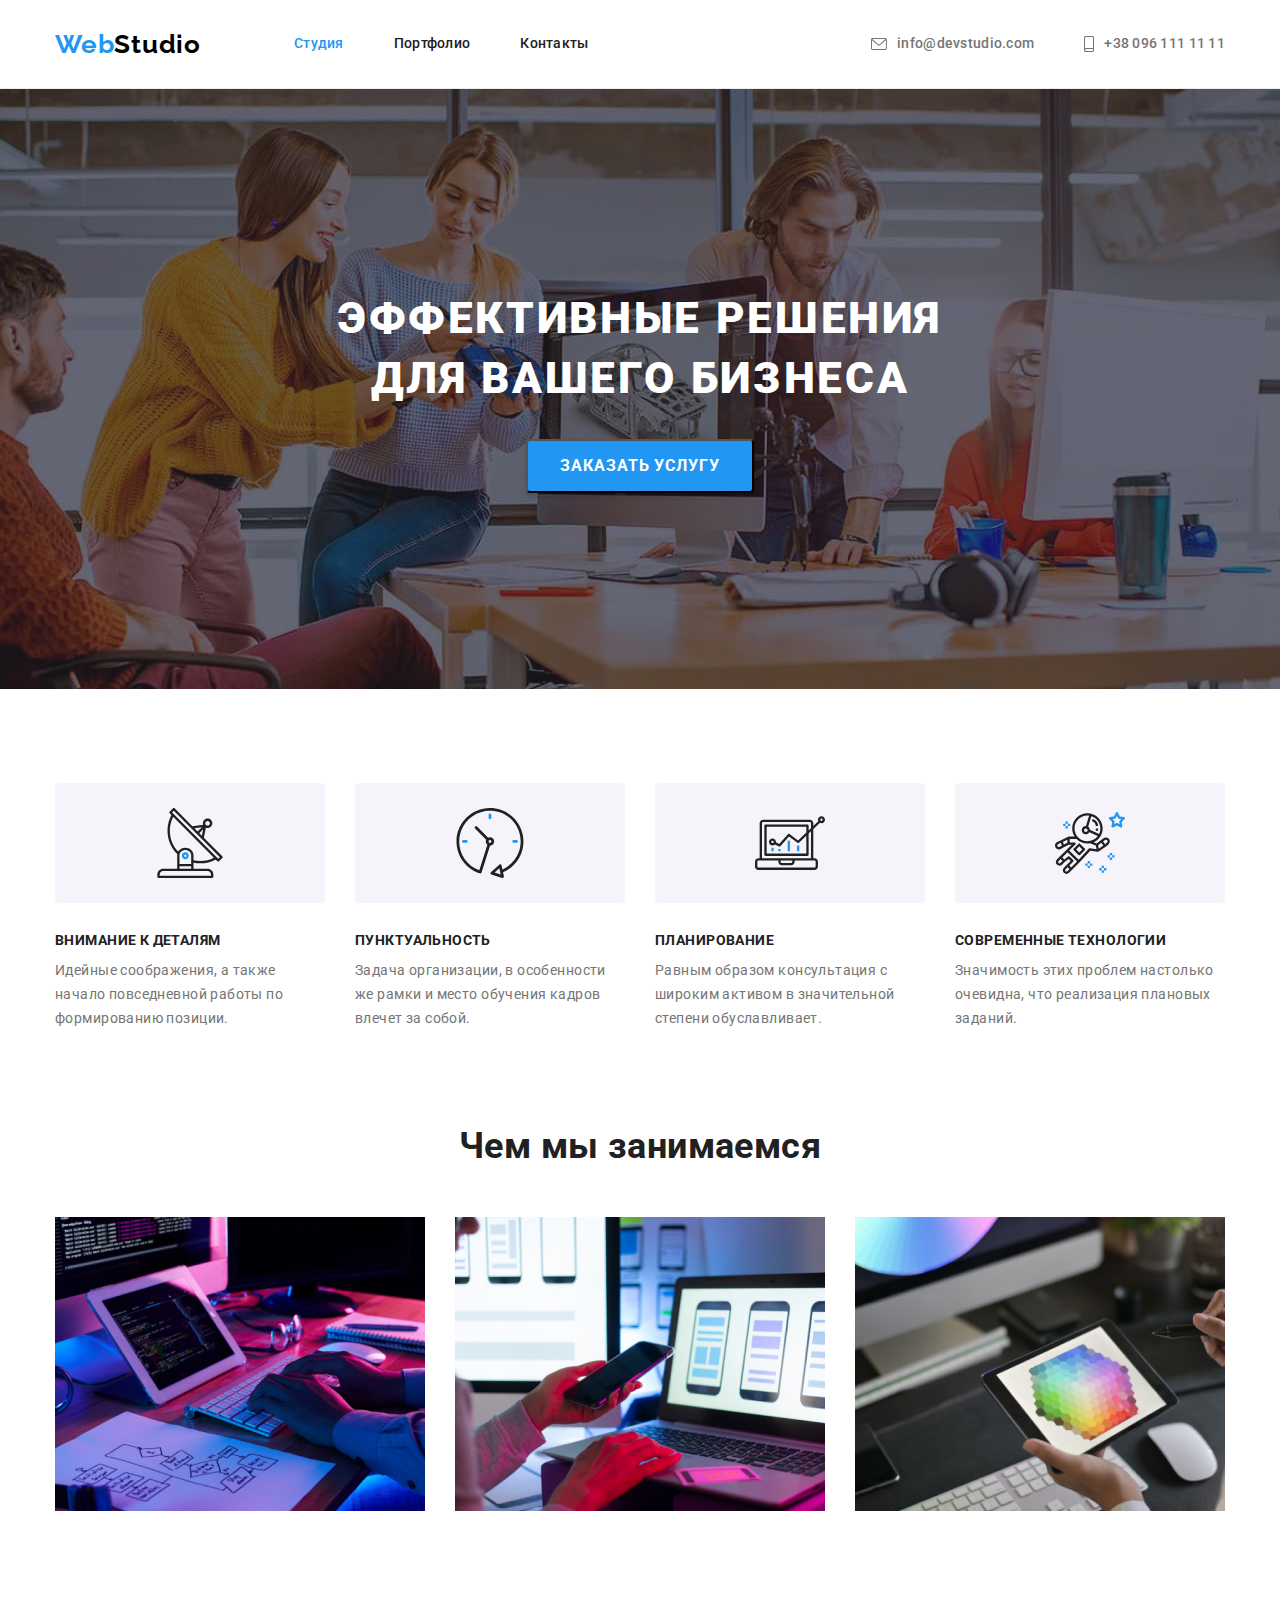
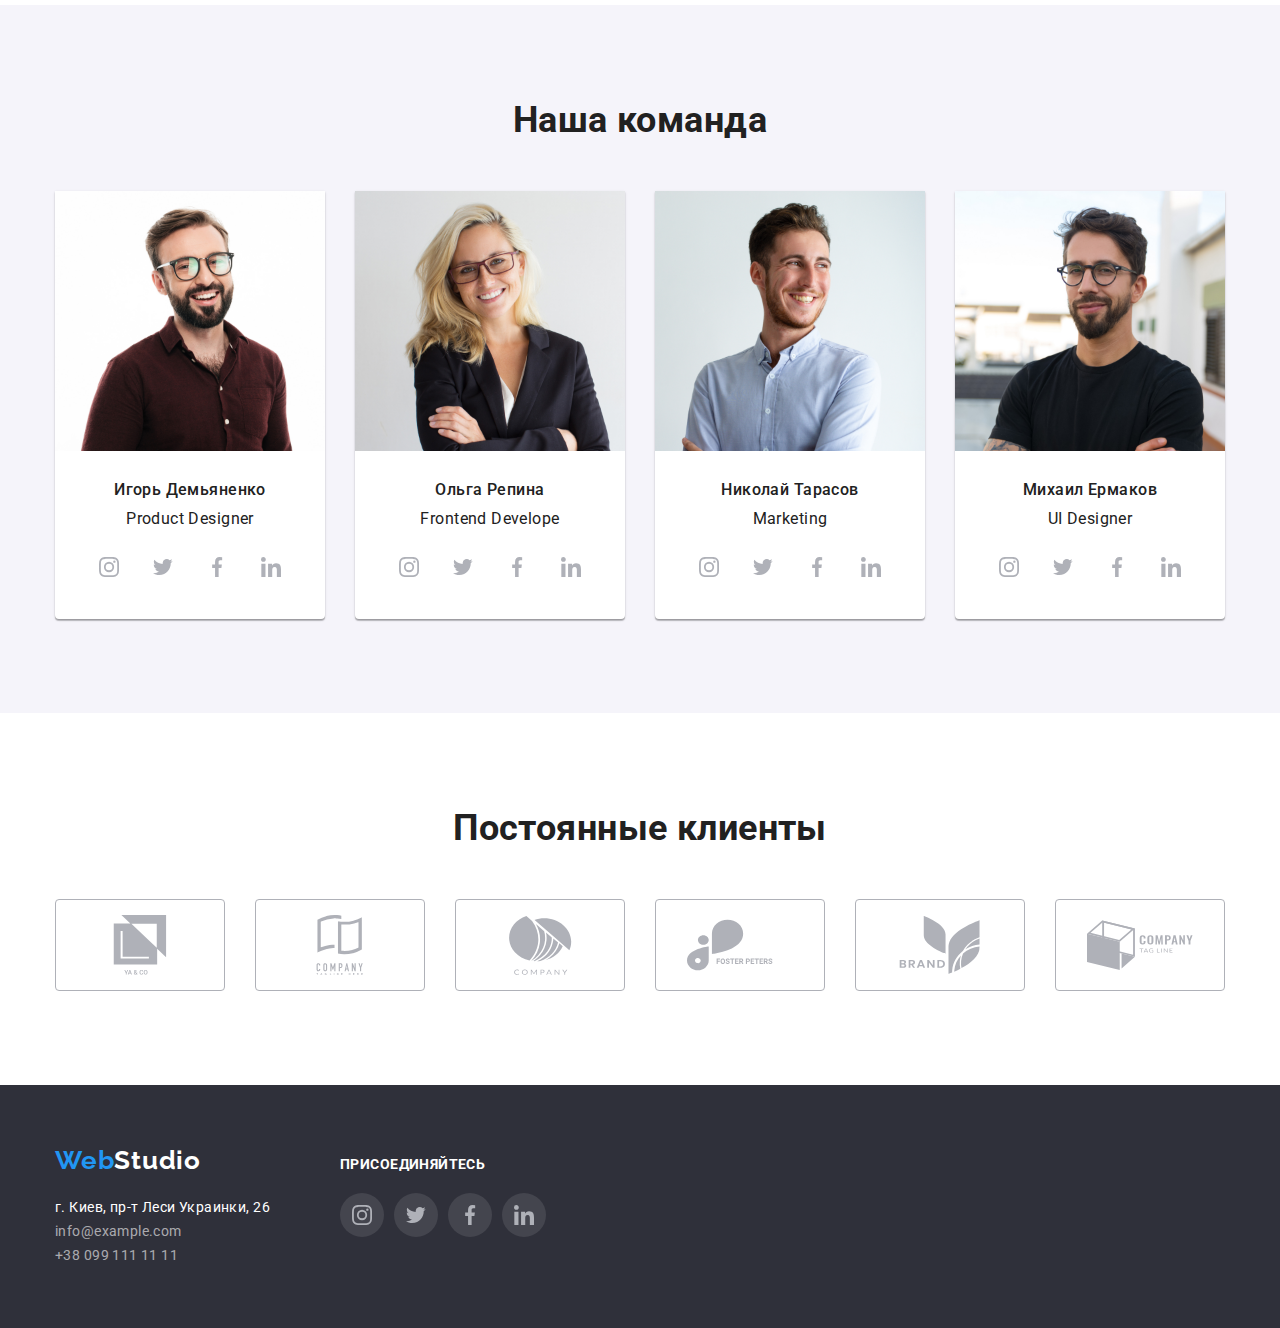
<file: index.html>
<!DOCTYPE html>
<html lang="ru">

<head>
    <meta charset="UTF-8">
    <meta http-equiv="X-UA-Compatible" content="IE=edge">
    <meta name="viewport" content="width=device-width, initial-scale=1.0">
    <title>Студия</title>
    <link rel="preconnect" href="https://fonts.googleapis.com">
    <link rel="preconnect" href="https://fonts.gstatic.com" crossorigin>
    <link rel="preconnect" href="https://fonts.googleapis.com">
    <link rel="preconnect" href="https://fonts.gstatic.com" crossorigin>
    <link href="https://fonts.googleapis.com/css2?family=Raleway:wght@700&family=Roboto:wght@400;500;700;900&display=swap"
        rel="stylesheet">
        <link rel="stylesheet" href="https://cdnjs.cloudflare.com/ajax/libs/modern-normalize/1.1.0/modern-normalize.min.css">
    <link rel="stylesheet" href="./css/styles.css">
</head>

<body>
    <!--Шапка сайта-->
    <header class="page-header">
     <div class="container header-container">
        <a href="" class="logo">Web<span class="logo-studio">Studio</span></a>
        <nav>
            <ul class="site-nav">
                <li class="header-item"><a href="" class="link current">Студия</a></li>
                <li class="header-item"><a href="./portfolio.html" class="link">Портфолио</a></li>
                <li class="header-item"><a href="" class="link">Контакты</a></li>
            </ul>
        </nav>
        <ul class="auth-nav">
            <li class="header-item"><a href="mailto:info@devstudio.com" class="link">
                <svg class="icon-envelop" width="16" height="12">
                <use href="./images/icons.svg#icon-envelope"></use></svg>
                info@devstudio.com</a></li>
            <li class="header-item"><a href="tel:+380961111111" class="link">
                <svg class="icon-smart" width="10" height="16">
                    <use href="./images/icons.svg#icon-smartphone"></use></svg>
                +38 096 111 11 11</a></li>
        </ul>
        </div> 
    </header>
    <main>
        <!--Головна картинка-->
        <section class="hero">
            <div class="container">
            <h1 class="hero-title">Эффективные решения для вашего бизнеса</h1>
            <button type="button" class="button primary">Заказать услугу</button>
            </div>
        </section>

        <!--Особливості-->
         <section class="section">
            <div class="container">
            <h2 class="section-title visually-hidden">Особенности</h2>
            <ul class="feature-items">
                <li class="feature-content">
                    <div class="icons-item">
                    <svg class="feature-icon" width="65" height="70">
                        <use href="./images/icons.svg#icon-antenna-1"></use>
                    </svg>
                    </div>
                    <h3 class="title">Внимание к деталям</h3>
                    <p>Идейные соображения, а также начало повседневной работы по формированию позиции.</p>
                </li>

                <li class="feature-content">
                    <div class="icons-item">
                    <svg class="feature-icon" width="67" height="70">
                        <use href="./images/icons.svg#icon-clock"></use>
                    </svg>
                    </div>
                    <h3 class="title">Пунктуальность</h3>
                    <p>Задача организации, в особенности же рамки и место обучения кадров влечет за собой.</p>
                </li>

                <li class="feature-content">
                    <div class="icons-item">
                    <svg class="feature-icon" width="70" height="54">
                        <use href="./images/icons.svg#icon-diagramma"></use>
                    </svg>
                    </div>
                    <h3 class="title">Планирование</h3>
                    <p>Равным образом консультация с широким активом в значительной степени обуславливает.</p>
                </li>

                <li class="feature-content">
                    <div class="icons-item">
                    <svg class="feature-icon" width="55" height="60">
                        <use href="./images/icons.svg#icon-astronaut"></use>
                    </svg>
                    </div>
                    <h3 class="title">Современные технологии</h3>
                    <p>Значимость этих проблем настолько очевидна, что реализация плановых заданий.</p>
                </li>
            </ul>
            </div>
        </section>
    
        <!--Чим ми займаємося-->
        <section class="section section-work">
            <div class="container">
            <h2 class="section-title">Чем мы занимаемся</h2>
            <ul class="work">
                <li class="work-items"><img src="./images/img1.jpg" alt="создание сайтов" width="370"> </li>
                <li class="work-items"> <img src="./images/img1.2.jpg" alt="работа на электронных носителях" width="370"></li>
                <li class="work-items"> <img src="./images/img1.3.jpg" alt="дизайн и графика" width="370"></li>
            </ul>
        </div>
        </section>

        <!--Команда-->
    
        <section class="team section">
            <div class="container">
            <h2 class="section-title">Наша команда</h2>
            <ul class="team-items">
                <li class="items-card"> 
                    <img src="./images/img.jpg" alt="фото дизайнер" width="270">
                     <div class="card-bottom">
                    <h3 class="title">Игорь Демьяненко</h3>
                    <p class="text" lang="en">Product Designer</p> 
                    
                    <ul class="team-items-list social-list">
                        <li class="social-item">
                            <a href="" class="social-link">
                                <svg class="social-icon" width="20" height="20">
                                    <use href="./images/icons.svg#icon-instagram-2-1"></use>
                                </svg>
                            </a>
                        </li>
                        <li class="social-item">
                            <a href="" class="social-link">
                            <svg class="social-icon" width="20" height="20">
                                <use href="./images/icons.svg#icon-twit"></use>
                            </svg>
                            </a>
                        </li>
                        <li class="social-item">
                            <a href="" class="social-link">
                            <svg class="social-icon" width="20" height="20">
                                <use href="./images/icons.svg#icon-facebook"></use>
                            </svg>
                            </a>
                        </li>
                        <li class="social-item">
                            <a href="" class="social-link">
                            <svg class="social-icon" width="20" height="20">
                                <use href="./images/icons.svg#icon-linkedin"></use>
                            </svg>
                            </a>
                        </li>
                    </ul>
                    </div>
                    </li>
                <li class="items-card"><img src="./images/img2.jpg" alt="фото фронтэнд" width="270">
                    <div class="card-bottom">
                    <h3 class="title">Ольга Репина</h3>
                    <p class="text" lang="en">Frontend Develope</p>
               
                <ul class="team-items-list social-list">
                    <li class="social-item">
                        <a href="" class="social-link">
                            <svg class="social-icon" width="20" height="20">
                                <use href="./images/icons.svg#icon-instagram-2-1"></use>
                            </svg>
                        </a>
                    </li>
                    <li class="social-item">
                        <a href="" class="social-link">
                            <svg class="social-icon" width="20" height="20">
                                <use href="./images/icons.svg#icon-twit"></use>
                            </svg>
                        </a>
                    </li>
                    <li class="social-item">
                        <a href="" class="social-link">
                            <svg class="social-icon" width="20" height="20">
                                <use href="./images/icons.svg#icon-facebook"></use>
                            </svg>
                        </a>
                    </li>
                    <li class="social-item">
                        <a href="" class="social-link">
                            <svg class="social-icon" width="20" height="20">
                                <use href="./images/icons.svg#icon-linkedin"></use>
                            </svg>
                        </a>
                    </li>
                </ul>
                </div>
                </li>

                <li class="items-card"><img src="./images/img3.jpg" alt="фото маркетолог" width="270">
                    <div class="card-bottom">
                    <h3 class="title">Николай Тарасов</h3>
                    <p class="text" lang="en">Marketing</p>
                
                <ul class="team-items-list social-list">
                    <li class="social-item">
                        <a href="" class="social-link">
                            <svg class="social-icon" width="20" height="20">
                                <use href="./images/icons.svg#icon-instagram-2-1"></use>
                            </svg>
                        </a>
                    </li>
                    <li class="social-item">
                        <a href="" class="social-link">
                            <svg class="social-icon" width="20" height="20">
                                <use href="./images/icons.svg#icon-twit"></use>
                            </svg>
                        </a>
                    </li>
                    <li class="social-item">
                        <a href="" class="social-link link">
                            <svg class="social-icon" width="20" height="20">
                                <use href="./images/icons.svg#icon-facebook"></use>
                            </svg>
                        </a>
                    </li>
                    <li class="social-item">
                        <a href="" class="social-link">
                            <svg class="social-icon" width="20" height="20">
                                <use href="./images/icons.svg#icon-linkedin"></use>
                            </svg>
                        </a>
                    </li>
                </ul>
                </div>
                </li>
                <li class="items-card"><img src="./images/img4.jpg" alt="фото інтерфейс дизайнер" width="270">
                    <div class="card-bottom">
                    <h3 class="title">Михаил Ермаков</h3>
                    <p class="text" lang="en">UI Designer</p>
                   
                    <ul class="team-items-list social-list">
                        <li class="social-item">
                            <a href="" class="social-link">
                                <svg class="social-icon" width="20" height="20">
                                    <use href="./images/icons.svg#icon-instagram-2-1"></use>
                                </svg>
                            </a>
                        </li>
                        <li class="social-item">
                            <a href="" class="social-link">
                                <svg class="social-icon" width="20" height="20">
                                    <use href="./images/icons.svg#icon-twit"></use>
                                </svg>
                            </a>
                        </li>
                        <li class="social-item">
                            <a href="" class="social-link">
                                <svg class="social-icon" width="20" height="20">
                                    <use href="./images/icons.svg#icon-facebook"></use>
                                </svg>
                            </a>
                        </li>
                        <li class="social-item">
                            <a href="" class="social-link">
                                <svg class="social-icon" width="20" height="20">
                                    <use href="./images/icons.svg#icon-linkedin"></use>
                                </svg>
                            </a>
                        </li>
                    </ul>
                    </div>
                </li>
            </ul>
            </div>
        </section>
        <!-- наші клієнти    -->
        <section class="client section">
            <div class="container">
            <h2 class="section-title">Постоянные клиенты</h2>
            <ul class="client-list">
                <li class="logo-item">
                    <a href="" class="logo-link">
                        <svg class="logo-icon" width="106" height="60">
                            <use href="./images/icons.svg#icon-comp-ya"></use>
                        </svg>
                    </a>
                </li>
                <li class="logo-item">
                    <a href="" class="logo-link">
                        <svg class="logo-icon" width="106" height="60">
                            <use href="./images/icons.svg#icon-company-tag"></use>
                        </svg>
                    </a>
                </li>
                <li class="logo-item">
                    <a href="" class="logo-link">
                        <svg class="logo-icon" width="106" height="60">
                            <use href="./images/icons.svg#icon-company"></use>
                        </svg>
                    </a>
                </li>
                <li class="logo-item">
                    <a href="" class="logo-link">
                        <svg class="logo-icon" width="106" height="60">
                            <use href="./images/icons.svg#icon-comp-foster"></use>
                        </svg>
                    </a>
                </li>
                <li class="logo-item">
                    <a href="" class="logo-link">
                        <svg class="logo-icon" width="106" height="60">
                            <use href="./images/icons.svg#icon-comp-brand"></use>
                        </svg>
                    </a>
                </li>
                <li class="logo-item">
                    <a href="" class="logo-link">
                        <svg class="logo-icon" width="106" height="60">
                            <use href="./images/icons.svg#icon-comp-tagline"></use>
                        </svg>
                    </a>
                </li>
                </div>
        </section>
    </main>

    <!--Підвал-->
    <footer class="footer">
    <div class="container">
        <div class="contact-wrap">
            <div class="contact-container">
        <a href="" class="logo logo-bottom"> Web<span class="logo-white logo-bottom">Studio</span></a>
        <address>
            <ul>
                <li class="contact"><a href="" class="footer-address">г. Киев, пр-т Леси Украинки, 26</a> </li>
                <li class="contact"><a href="mailto:info@example.com" class="footer-contacts">info@example.com</a></li>
                <li class="contact"><a href="tel:+380991111111" class="footer-contacts">+38 099 111 11 11</a></li>
            </ul>
            </address>
            </div>
            <div class="soc-container">
            <h3 class="footer-title">присоединяйтесь</h3>
            <ul class="footer-list">
                <li class="social-item footer-soc">
                    <a href="" class="social-link footer-link">
                        <svg class="social-icon" width="20" height="20">
                            <use href="./images/icons.svg#icon-instagram-2-1"></use>
                        </svg>
                    </a>
                    </li>
                    <li class="social-item">
                        <a href="" class="social-link footer-link">
                            <svg class="social-icon" width="20" height="20">
                                <use href="./images/icons.svg#icon-twit"></use>
                            </svg>
                        </a>
                    </li>
                    <li class="social-item">
                        <a href="" class="social-link footer-link">
                            <svg class="social-icon" width="20" height="20">
                                <use href="./images/icons.svg#icon-facebook"></use>
                            </svg>
                        </a>
                    </li>
                    <li class="social-item">
                        <a href="" class="social-link footer-link">
                            <svg class="social-icon" width="20" height="20">
                                <use href="./images/icons.svg#icon-linkedin"></use>
                            </svg>
                        </a>
                 </li>
            </ul>
            </div>
        </div>
        </div>
    </footer>
 

</body>

</html>
</file>
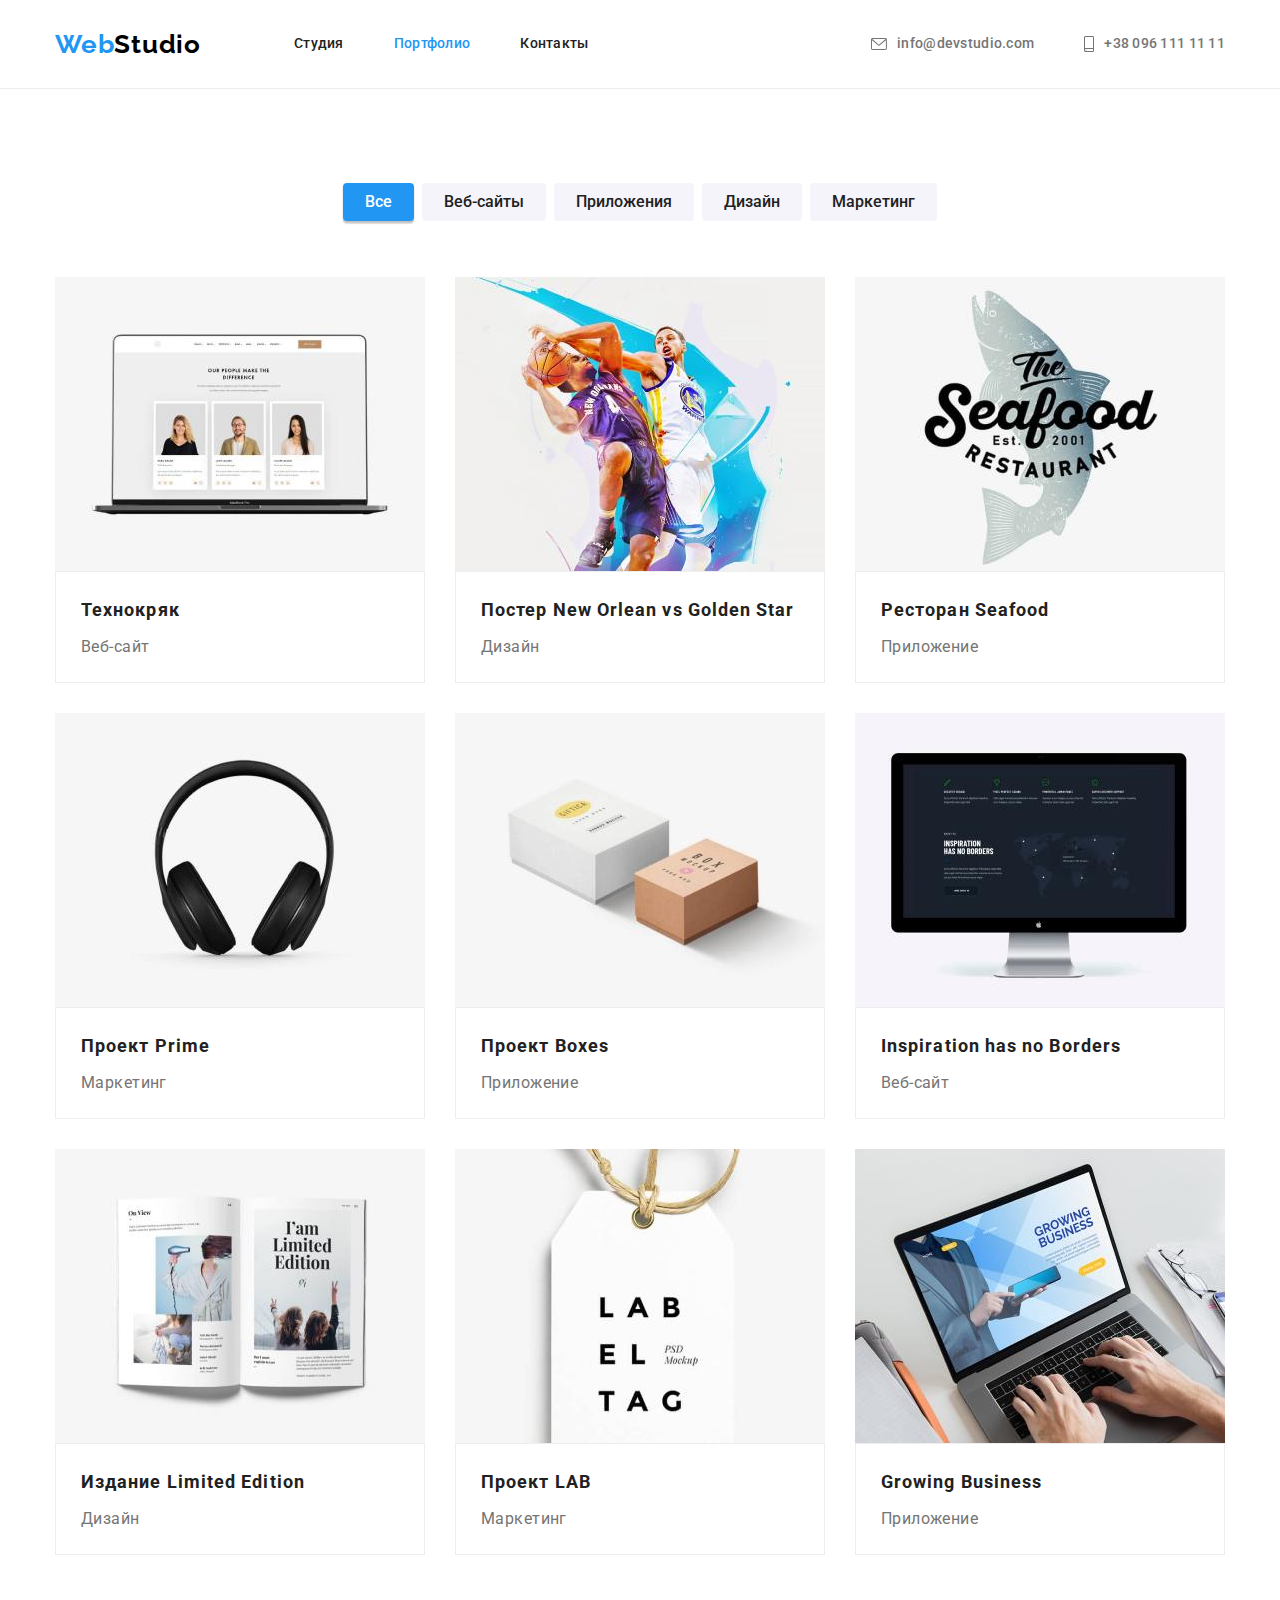
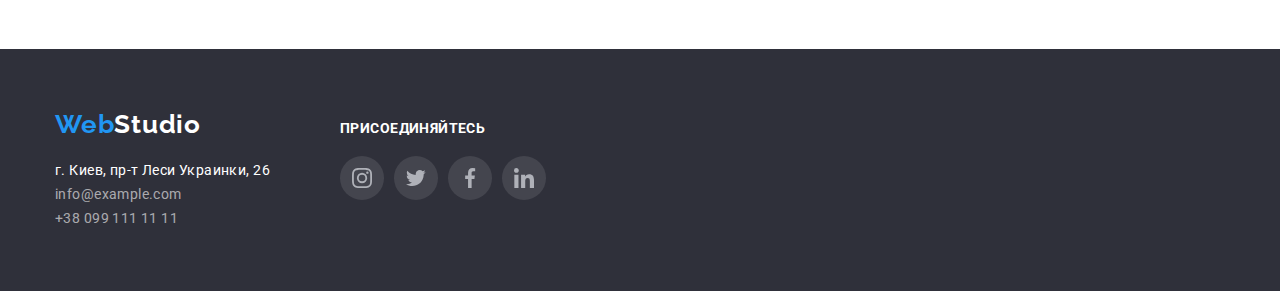
<file: portfolio.html>
<!DOCTYPE html>
<html lang="ru">

<head>
    <meta charset="UTF-8">
    <meta http-equiv="X-UA-Compatible" content="IE=edge">
    <meta name="viewport" content="width=device-width, initial-scale=1.0">
    <title>Портфолио</title>
    <link rel="preconnect" href="https://fonts.googleapis.com">
    <link rel="preconnect" href="https://fonts.gstatic.com" crossorigin>
    <link
        href="https://fonts.googleapis.com/css2?family=Raleway:wght@700&family=Roboto:wght@400;500;700;900&display=swap"
        rel="stylesheet">
        <link rel="stylesheet" href="https://cdnjs.cloudflare.com/ajax/libs/modern-normalize/1.1.0/modern-normalize.min.css">
    <link rel="stylesheet" href="./css/styles.css">
</head>

<body>
    <!--Шапка сайта-->
    <header class="page-header">
    <div class="container header-container">
        <a href="" class="logo">Web<span class="logo-studio">Studio</span></a>
        <nav>
            <ul class="site-nav">
                <li class="header-item"><a href="./index.html" class="link">Студия</a></li>
                <li class="header-item"><a href="./portfolio.html" class="link current">Портфолио</a></li>
                <li class="header-item"><a href="" class="link">Контакты</a></li>
            </ul>
        </nav>
        <ul class="auth-nav">
            <li class="header-item"><a href="mailto:info@devstudio.com" class="link">
            <svg class="icon-envelop" width="16" height="12">
                <use href="./images/icons.svg#icon-envelope"></use></svg>
                info@devstudio.com</a></li>
            <li class="header-item"><a href="tel:+380961111111" class="link">
                <svg class="icon-smart" width="10" height="16">
                    <use href="./images/icons.svg#icon-smartphone"></use></svg>
                +38 096 111 11 11</a></li>
        </ul>
    </div>
    </header>
    <main>
        <!-- картинки робіт -->
        <section class="section">
            <div class="container">
            <h1 class="visually-hidden">портфель работ</h1>
            <ul class="filter button">
                <li class="filter-item"><button type="button" class="button secondary current">Все</button></li>
                <li class="filter-item"><button type="button" class="button secondary web">Веб-сайты</button></li>
                <li class="filter-item"><button type="button" class="button secondary application">Приложения</button></li>
                <li class="filter-item"><button type="button" class="button secondary desing">Дизайн</button></li>
                <li class="filter-item"><button type="button" class="button secondary marketing">Маркетинг</button></li>
            </ul>
            <ul class="images-items">
                <li class="card-set"><a href="" class="link-portfolio"><img src="./images/techno.jpg" alt="технокряк" width="370">
                    <div class="portfolio-bottom">
                    <h2 class="images-items-title">Технокряк</h2>
                    <p>Веб-сайт</p>
                </div>
                </a>
                </li>
                <li class="card-set"><a href="" class="link-portfolio"><img src="./images/poster.jpg" alt="постер баскетбол" width="370">
                <div class="portfolio-bottom">
                    <h2 class="images-items-title">Постер New Orlean vs Golden Star</h2>
                    <p>Дизайн</p>
                    </div>
                    </a>
                </li>
                <li class="card-set"><a href="" class="link-portfolio"><img src="./images/restoran.jpg" alt="приложение ресторан" width="370">
                    <div class="portfolio-bottom">
                    <h2 class="images-items-title">Ресторан Seafood</h2>
                    <p>Приложение</p>
                    </div>
                    </a>
                </li>
                <li class="card-set"><a href="" class="link-portfolio"><img src="./images/prime.jpg" alt="наушники" width="370">
                    <div class="portfolio-bottom">
                    <h2 class="images-items-title">Проект Prime</h2>
                    <p>Маркетинг</p>
                    </div>
                    </a>
                </li>
                <li class="card-set"><a href="" class="link-portfolio"><img src="./images/box.jpg" alt="коробка" width="370">
                <div class="portfolio-bottom">
                    <h2 class="images-items-title">Проект Boxes</h2>
                    <p>Приложение</p>
                    </div>
                    </a>
                </li>
                <li class="card-set"><a href="" class="link-portfolio"><img src="./images/insp.jpg" alt="вдохновение" width="370">
                    <div class="portfolio-bottom">
                    <h2 class="images-items-title">Inspiration has no Borders</h2>
                    <p>Веб-сайт</p>
                    </div>
                    </a>
                </li>
                <li class="card-set"><a href="" class="link-portfolio"><img src="./images/book.jpg" alt="издание" width="370">
                <div class="portfolio-bottom">
                    <h2 class="images-items-title">Издание Limited Edition</h2>
                    <p>Дизайн</p>
                    </div>
                    </a>
                </li>
                <li class="card-set"><a href="" class="link-portfolio"><img src="./images/lab.jpg" alt="проект" width="370">
                    <div class="portfolio-bottom">
                    <h2 class="images-items-title">Проект LAB</h2>
                    <p>Маркетинг</p>
                    </div>
                    </a>
                </li>
                <li class="card-set"><a href="" class="link-portfolio"><img src="./images/busines.jpg" alt="развитие бизнеса" width="370">
                    <div class="portfolio-bottom">
                    <h2 class="images-items-title">Growing Business</h2>
                    <p>Приложение</p>
                    </div>
                    </a>
                </li>
            </ul>
            </div>
        </section>
       
    </main>

    <!--Підвал-->
    <footer class="footer">
        <div class="container">
            <div class="contact-wrap">
                <div class="contact-container">
                    <a href="" class="logo logo-bottom"> Web<span class="logo-white logo-bottom">Studio</span></a>
                    <address>
                        <ul>
                            <li class="contact"><a href="" class="footer-address">г. Киев, пр-т Леси Украинки, 26</a> </li>
                            <li class="contact"><a href="mailto:info@example.com"
                                    class="footer-contacts">info@example.com</a></li>
                            <li class="contact"><a href="tel:+380991111111" class="footer-contacts">+38 099 111 11 11</a>
                            </li>
                        </ul>
                    </address>
                </div>
                <div class="soc-container">
                    <h3 class="title footer-title">присоединяйтесь</h3>
                    <ul class="footer-list">
                        <li class="social-item footer-soc">
                            <a href="" class="social-link footer-link">
                                <svg class="social-icon" width="20" height="20">
                                    <use href="./images/icons.svg#icon-instagram-2-1"></use>
                                </svg>
                            </a>
                        </li>
                        <li class="social-item">
                            <a href="" class="social-link footer-link">
                                <svg class="social-icon" width="20" height="20">
                                    <use href="./images/icons.svg#icon-twit"></use>
                                </svg>
                            </a>
                        </li>
                        <li class="social-item">
                            <a href="" class="social-link footer-link">
                                <svg class="social-icon" width="20" height="20">
                                    <use href="./images/icons.svg#icon-facebook"></use>
                                </svg>
                            </a>
                        </li>
                        <li class="social-item">
                            <a href="" class="social-link footer-link">
                                <svg class="social-icon" width="20" height="20">
                                    <use href="./images/icons.svg#icon-linkedin"></use>
                                </svg>
                            </a>
                        </li>
                    </ul>
                </div>
            </div>
        </div>
    </footer>
    
    
    </body>
    
    </html>














</body>

</html>
</file>
<file: css/styles.css>
:root {
  --basic-text-color: #757575;
  --text-color: #212121;
  --accent-color: #2196f3;
  --basic-bg-color: #ffffff;
  --secondary-bg-color: #f5f4fa;
  --bg-color: #2f303a;
  --text-white-color: #ffffff;
  --card-set-marg: 30px;
}

body {
  background-color: var(--basic-bg-color);
  color: var(--basic-text-color);
  font-family: roboto, sans-serif;
  font-weight: 400;
  font-size: 14px;
  line-height: 1.71;
  letter-spacing: 0.03em;
}

.container {
  width: 1200px;
  padding-left: 15px;
  padding-right: 15px;
  margin: 0 auto;
}

.section {
  padding-top: 94px;
  padding-bottom: 94px;
}

img {
  display: block;
  max-width: 100%;
  height: auto;
}

/* знімаємо маржини з заголовків і абзаців */
h1,
h2,
h3,
p {
  padding: 0;
  margin: 0;
}

/* обнуляція списку */
ul {
  list-style: none;
  padding: 0;
  margin: 0;
  marker: none;
}

/* ссилки */
.link {
  color: var(--text-color);
  text-decoration: none;
  font-weight: 500;
  line-height: 1.14;
  letter-spacing: 0.02em;
}

/* заголовки*/

.section-title {
  color: var(--text-color);
  font-weight: 700;
  font-size: 36px;
  line-height: 1.17;
  margin-bottom: 50px;
  text-align: center;
}
.visually-hidden {
  position: absolute;
  clip: rect(0 0 0 0);
  width: 1px;
  height: 1px;
  margin: -1px;
}
/* кнопки */
.button {
  display: flex;
  border-radius: 4px;
  margin-top: 0;
  justify-content: center;

  font-family: inherit;
  font-size: 16px;
  align-items: center;
  cursor: pointer;
}

/* хедер */
.header-container {
  display: flex;
  align-items: center;
}

.page-header {
  border-bottom: 1px solid#ececec;
}

/* логотип */
.logo {
  display: block;
  color: var(--accent-color);
  text-decoration: none;
  font-family: Raleway, sans-serif;
  font-weight: 700;
  font-size: 26px;
  line-height: 1.19;
  letter-spacing: 0.03em;
  margin-right: 93px;
}

.logo-studio {
  color: #000000;
}
/* логотип футер */

.logo-white {
  color: var(--text-white-color);
}

.logo-bottom {
  margin-right: 0;
  margin-bottom: 20px;
}

.header-item:not(:last-child) {
  margin-right: 50px;
}

.header-item {
  padding-top: 32px;
  padding-bottom: 32px;
}

/* навигація */
.site-nav {
  display: flex;
  align-items: center;
}

.site-nav .link:hover,
.site-nav .link:focus {
  color: var(--accent-color);
}
.site-nav .link.current {
  color: var(--accent-color);
}

.auth-nav {
  display: flex;
  margin-left: auto;
  align-items: center;
}
.auth-nav .link {
  display: flex;
  justify-content: center;
  align-items: center;

  color: var(--basic-text-color);
}

.auth-nav .link:hover,
.auth-nav .link:focus {
  color: var(--accent-color);
}

.auth-nav .link:hover .icon-envelop,
.auth-nav .link:focus .icon-envelop {
  fill: var(--accent-color);
}

.auth-nav .link:hover .icon-smart,
.auth-nav .link:focus .icon-smart {
  fill: var(--accent-color);
}

.icon-envelop {
  fill: var(--basic-text-color);
  margin-right: 10px;
}

.icon-smart {
  fill: var(--basic-text-color);
  margin-right: 10px;
}

/* герой */
.hero {
  padding-top: 200px;
  padding-bottom: 200px;
  background-color: var(--bg-color);
  text-align: center;

  background-image: linear-gradient(to right, rgba(47, 48, 58, 0.4), rgba(47, 48, 58, 0.4)),
    url(../images/hero.jpg);
  max-width: 1600px;
  max-height: 600px;
  margin-left: auto;
  margin-right: auto;
  background-position: center;
  background-repeat: no-repeat;
  background-size: cover;
}

.hero-title {
  color: var(--text-white-color);
  font-weight: 900;
  font-size: 44px;
  line-height: 1.36;
  letter-spacing: 0.06em;
  text-transform: uppercase;
  margin: 0 auto;
  max-width: 696px;
  margin-bottom: 30px;
}

.primary {
  background-color: var(--accent-color);
  color: var(--text-white-color);
  font-weight: 700;
  line-height: 1.87;

  padding: 10px 32px;
  min-width: 200px;
  margin: 0 auto;

  text-transform: uppercase;
  letter-spacing: 0.06em;
  box-shadow: 0px 4px 4px rgba(0, 0, 0, 0.15);
}

.button .primary:hover,
.button .primary:focus {
  background-color: var(--accent-color);
  color: var(--text-white-color);
}

/* функції */

.feature-items {
  display: flex;
}

.feature-content:not(:last-child) {
  margin-right: var(--card-set-marg);
  max-width: 270px;
}

.icons-item {
  display: flex;
  align-items: center;
  justify-content: center;

  max-width: 270p;
  min-height: 120px;
  margin-bottom: 30px;
  background-color: var(--secondary-bg-color);
  border-radius: 4px;
}

.feature-icon {
  width: 70px;
  height: 70px;
}

.feature-items .title {
  color: var(--text-color);
  font-weight: 700;
  font-size: inherit;
  line-height: 1.14;
  text-transform: uppercase;
  margin-bottom: 10px;
}

/* чим ми займаємося */
.section-work {
  padding-top: 0;
}
.work {
  display: flex;
  margin-left: calc(-1 * var(--card-set-marg));
}
.work-items {
  flex-basis: calc(100% / 3 - var(--card-set-marg));
  margin-left: var(--card-set-marg);
}

/* команда */
.team {
  background-color: var(--secondary-bg-color);
}

.team-items {
  display: flex;
  margin-left: calc(-1 * var(--card-set-marg));
}

.items-card {
  flex-basis: calc(100% / 4 - var(--card-set-marg));
  margin-left: var(--card-set-marg);
  overflow: hidden;

  background-color: var(--basic-bg-color);
  box-shadow: 0px 1px 3px rgba(0, 0, 0, 0.12), 0px 1px 1px rgba(0, 0, 0, 0.14),
    0px 2px 1px rgba(0, 0, 0, 0.2);
  border-radius: 0px 0px 4px 4px;
}

.team-items .title {
  color: var(--text-color);
  font-weight: 500;
  font-size: 16px;
  line-height: 1.18;
  text-align: center;
  margin-bottom: 10px;
}

.team-items .text {
  color: var(--text-color);
  font-size: 16px;
  line-height: 1.18;
  text-align: center;
  margin-bottom: 16px;
}

.card-bottom {
  padding-top: var(--card-set-marg);
  padding-bottom: var(--card-set-marg);
}

.social-item {
  width: 44px;
  height: 44px;
}
.social-link {
  width: 100%;
  height: 100%;
  border-radius: 50%;
  background-color: var(--basic-bg-color);

  display: flex;
  align-items: center;
  justify-content: center;
  fill: #afb1b8;
}

.social-link:hover,
.social-link:focus {
  background-color: var(--accent-color);
}

.social-link:hover .social-icon,
.social-link:focus .social-icon {
  fill: var(--basic-bg-color);
}

.social-list {
  display: flex;
  justify-content: center;
}

.social-item + .social-item {
  margin-left: 10px;
}

/* постійні клієнти */

.client-list {
  display: flex;
  justify-content: center;
}
.logo-item {
  width: 170px;
  height: 92px;

  border: 1px solid #afb1b8;
  box-sizing: border-box;
  border-radius: 4px;
}

.logo-link {
  width: 100%;
  height: 100%;

  display: flex;
  align-items: center;
  justify-content: center;
  fill: #afb1b8;
}

.logo-link:hover .logo-icon,
.logo-link:focus .logo-icon {
  fill: var(--accent-color);
}

.logo-link:hover,
.logo-link:focus {
  border: 1px solid var(--accent-color);
}

.logo-item + .logo-item {
  margin-left: 30px;
}

/* футер */
.footer {
  background-color: var(--bg-color);
  line-height: 1.71;

  padding-top: 60px;
  padding-bottom: 60px;
}

.contact-wrap {
  display: flex;
  align-items: baseline;
}

.contact-container {
  max-width: 231px;
  margin-right: 70px;
}
.soc-container {
  max-width: 206px;
}

.contact-item:not(:last-child) {
  margin-bottom: 9px;
}

.footer-address {
  color: var(--text-white-color);
  text-decoration: none;
  font-style: normal;
}

.footer-contacts {
  color: rgba(255, 255, 255, 0.6);
  text-decoration: none;
  font-style: normal;
}

.footer-address:hover,
.footer-address:focus {
  color: var(--accent-color);
}

.footer-contacts:hover,
.footer-contacts:focus {
  color: var(--accent-color);
}

.footer-list {
  display: flex;
  justify-content: center;
  align-items: center;
}

.footer-title {
  font-style: normal;
  font-weight: 700;
  font-size: 14px;
  color: var(--text-white-color);
  line-height: 1.14;
  text-transform: uppercase;
  margin-bottom: 20px;
}

.footer-link {
  background: rgba(255, 255, 255, 0.1);
}

/* фільтер портфоліо */

.filter-item:not(:last-child) {
  margin-right: 8px;
}

.filter {
  margin-bottom: 56px;
}

.secondary {
  background-color: var(--secondary-bg-color);
  color: var(--text-color);
  font-weight: 500;
  line-height: 1.62;

  padding: 6px 22px;
  border: transparent;
}

.button .secondary:hover,
.button .secondary:focus {
  background-color: var(--accent-color);
  color: var(--text-white-color);
  box-shadow: 0px 3px 1px rgba(0, 0, 0, 0.1), 0px 1px 2px rgba(0, 0, 0, 0.08),
    0px 2px 2px rgba(0, 0, 0, 0.12);
}

.button .secondary.current {
  background-color: var(--accent-color);
  color: var(--text-white-color);
  max-width: 73px;
  box-shadow: 0px 3px 1px rgba(0, 0, 0, 0.1), 0px 1px 2px rgba(0, 0, 0, 0.08),
    0px 2px 2px rgba(0, 0, 0, 0.12);
}
.button .secondary .web {
  max-width: 128px;
}
.button .secondary .application {
  max-width: 145px;
}

.button .secondary .desing {
  max-width: 103px;
}
.button .secondary .marketing {
  max-width: 130px;
}

/* картинки портфоліо */

.images-items {
  display: flex;
  flex-wrap: wrap;
  margin-left: calc(-1 * var(--card-set-marg));
  margin-top: calc(-1 * var(--card-set-marg));

  color: var(--basic-text-color);
  font-size: 16px;
  line-height: 1.87;
}

.images-items-title {
  color: var(--text-color);
  font-family: inherit;
  font-weight: 700;
  font-size: 18px;
  line-height: 2;
  letter-spacing: 0.06em;
  margin-bottom: 4px;
}

.card-set {
  flex-basis: calc(100% / 3 - var(--card-set-marg));
  margin-left: var(--card-set-marg);
  margin-top: var(--card-set-marg);
}

.link-portfolio:hover,
.link-portfolio:focus {
  box-shadow: 0px 1px 1px rgba(0, 0, 0, 0.12), 0px 4px 4px rgba(0, 0, 0, 0.06),
    1px 4px 6px rgba(0, 0, 0, 0.16);
}
.link-portfolio {
  display: block;
  text-decoration: none;
  color: var(--basic-text-color);
}

.portfolio-bottom {
  padding: 20px 25px 20px 25px;
  background: #ffffff;
  border: 1px solid #eeeeee;
  box-sizing: border-box;
}
</file>
